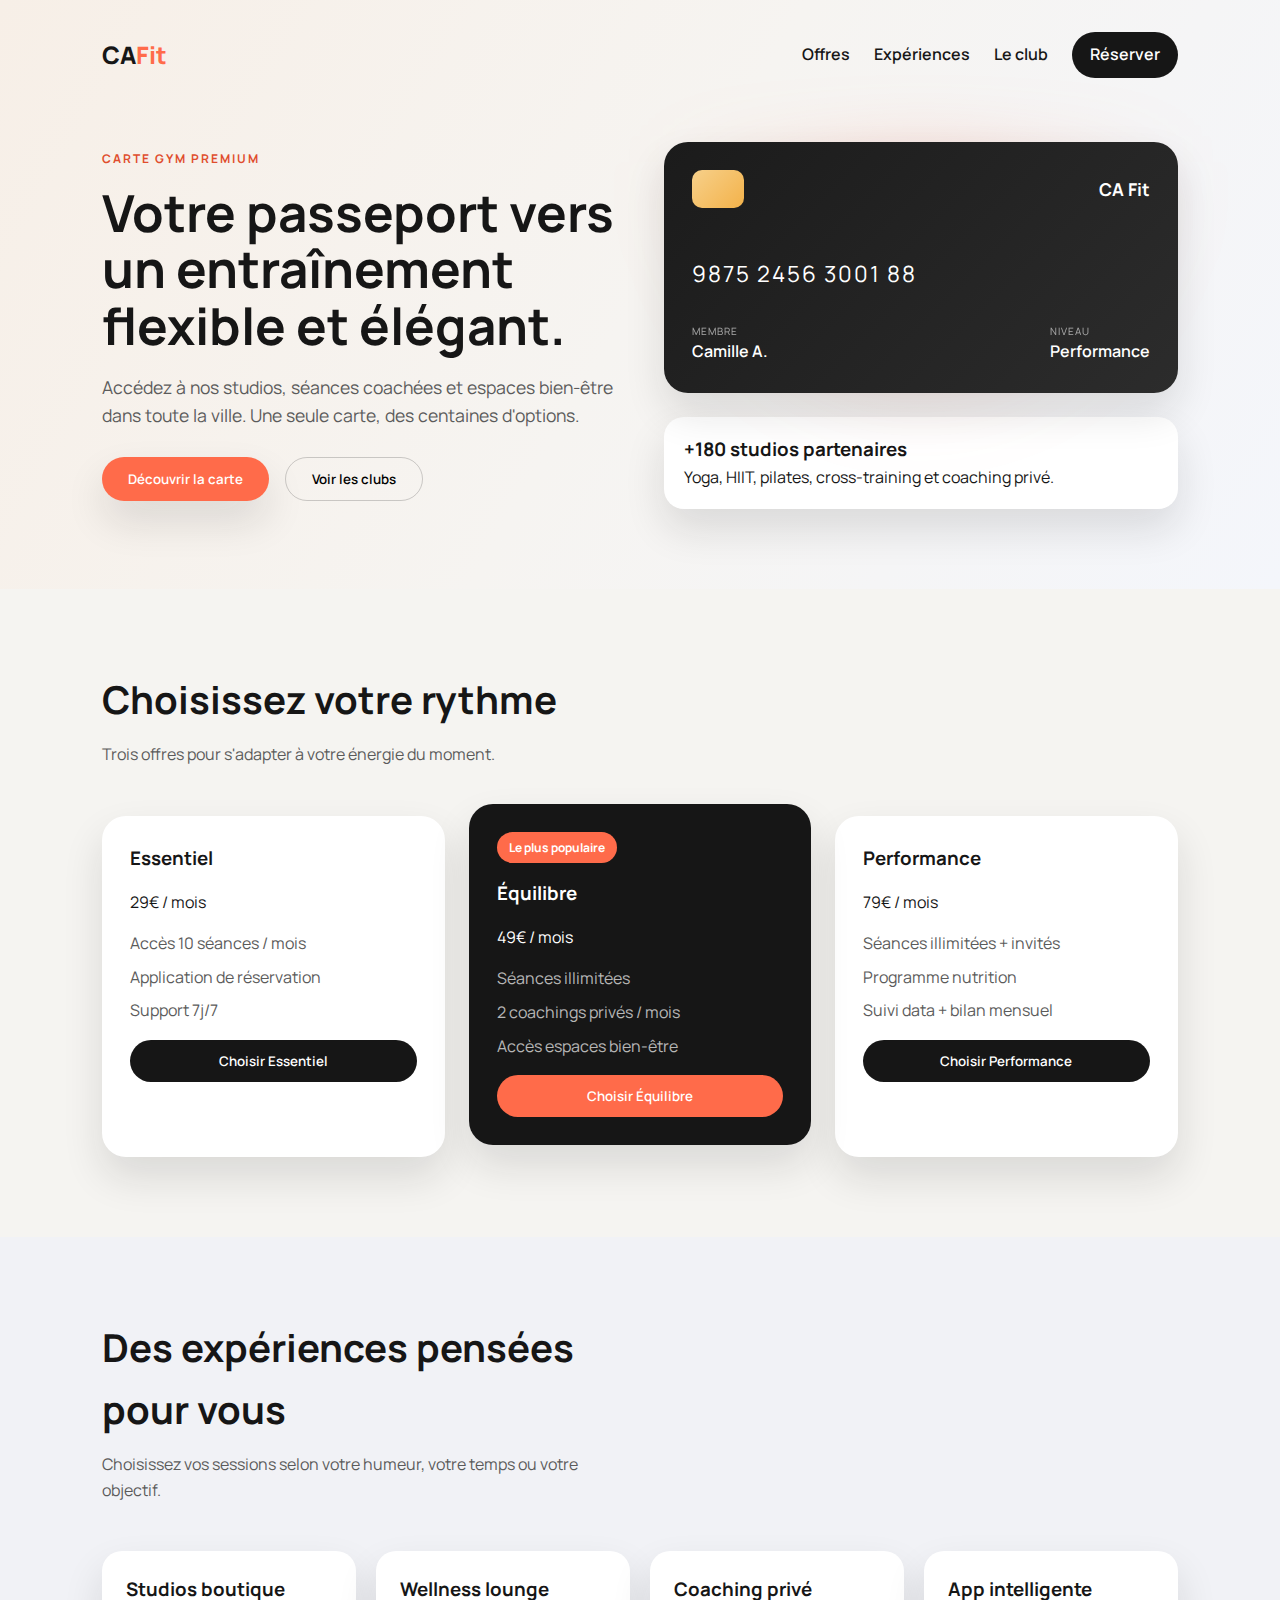
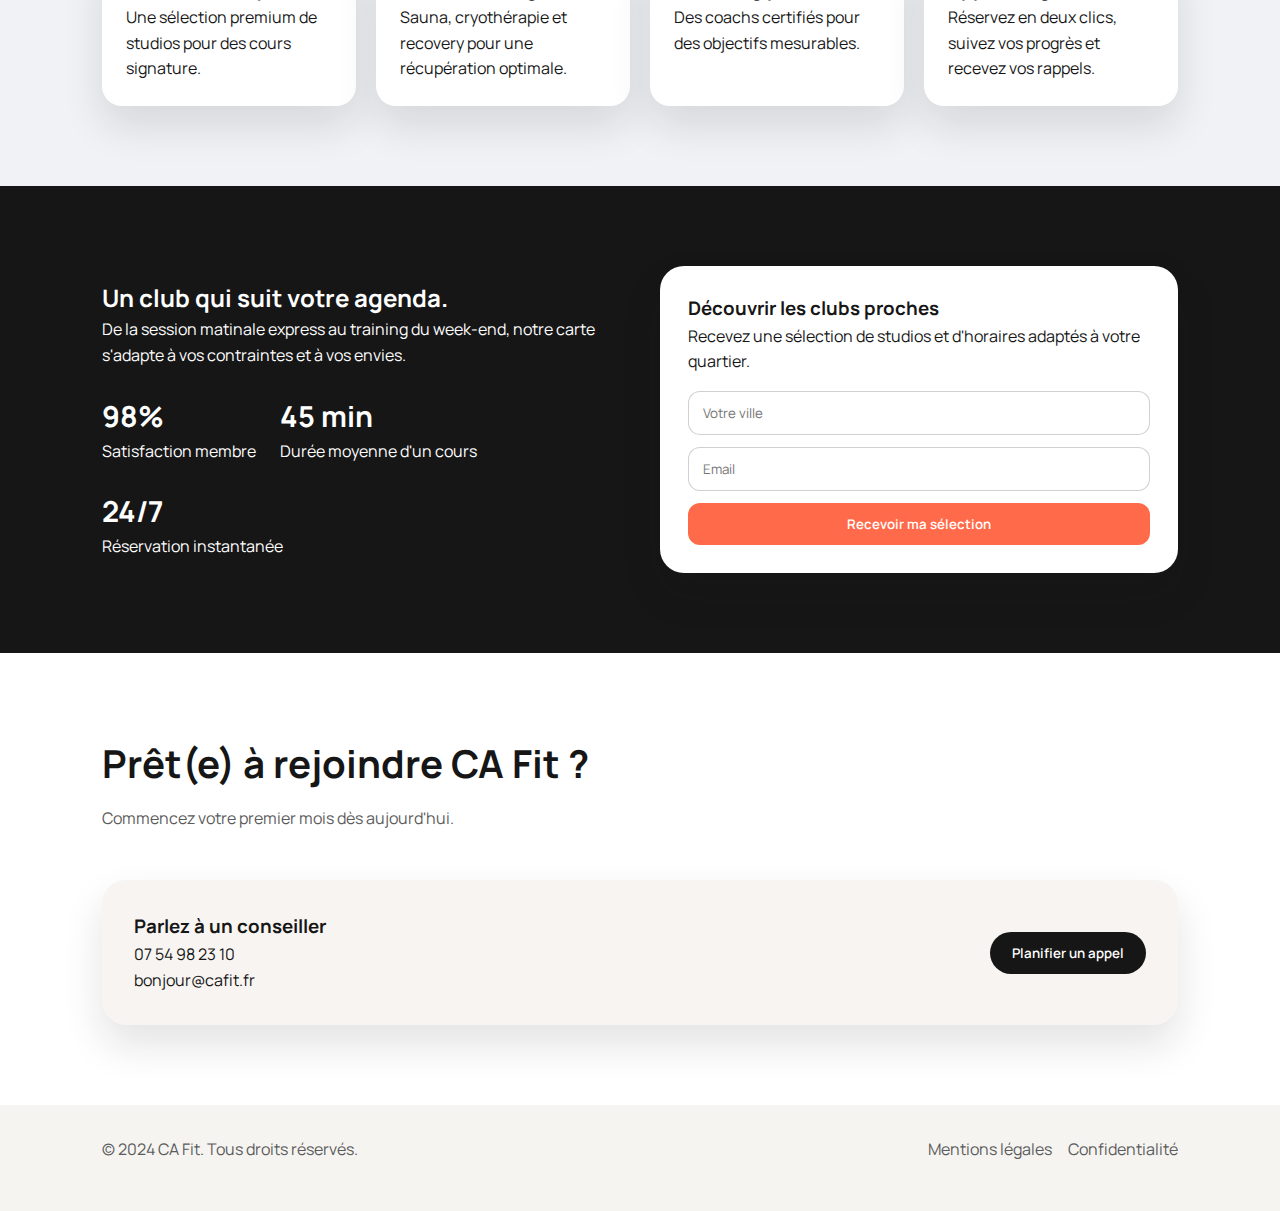
<file: index.html>
<!doctype html>
<html lang="fr">
  <head>
    <meta charset="utf-8" />
    <meta name="viewport" content="width=device-width, initial-scale=1" />
    <title>Carte Gym - CA</title>
    <link rel="stylesheet" href="styles.css" />
    <link rel="preconnect" href="https://fonts.googleapis.com" />
    <link rel="preconnect" href="https://fonts.gstatic.com" crossorigin />
    <link
      href="https://fonts.googleapis.com/css2?family=Manrope:wght@300;400;600;700;800&display=swap"
      rel="stylesheet"
    />
  </head>
  <body>
    <header class="hero">
      <nav class="nav">
        <div class="logo">CA<span>Fit</span></div>
        <div class="nav-links">
          <a href="#offres">Offres</a>
          <a href="#experiences">Expériences</a>
          <a href="#club">Le club</a>
          <a href="#contact" class="cta">Réserver</a>
        </div>
      </nav>
      <div class="hero-content">
        <div>
          <p class="eyebrow">Carte gym premium</p>
          <h1>Votre passeport vers un entraînement flexible et élégant.</h1>
          <p class="lead">
            Accédez à nos studios, séances coachées et espaces bien-être dans toute la
            ville. Une seule carte, des centaines d'options.
          </p>
          <div class="hero-actions">
            <button class="primary">Découvrir la carte</button>
            <button class="ghost">Voir les clubs</button>
          </div>
        </div>
        <div class="card-preview">
          <div class="card-glow"></div>
          <div class="card">
            <div class="card-top">
              <span class="card-chip"></span>
              <span class="card-brand">CA Fit</span>
            </div>
            <div class="card-number">9875 2456 3001 88</div>
            <div class="card-bottom">
              <div>
                <p class="label">Membre</p>
                <p class="value">Camille A.</p>
              </div>
              <div>
                <p class="label">Niveau</p>
                <p class="value">Performance</p>
              </div>
            </div>
          </div>
          <div class="mini-info">
            <h3>+180 studios partenaires</h3>
            <p>Yoga, HIIT, pilates, cross-training et coaching privé.</p>
          </div>
        </div>
      </div>
    </header>

    <section id="offres" class="section offers">
      <div class="section-title">
        <h2>Choisissez votre rythme</h2>
        <p>Trois offres pour s'adapter à votre énergie du moment.</p>
      </div>
      <div class="offer-grid">
        <article class="offer-card">
          <h3>Essentiel</h3>
          <p class="price">29€ <span>/ mois</span></p>
          <ul>
            <li>Accès 10 séances / mois</li>
            <li>Application de réservation</li>
            <li>Support 7j/7</li>
          </ul>
          <button>Choisir Essentiel</button>
        </article>
        <article class="offer-card featured">
          <div class="badge">Le plus populaire</div>
          <h3>Équilibre</h3>
          <p class="price">49€ <span>/ mois</span></p>
          <ul>
            <li>Séances illimitées</li>
            <li>2 coachings privés / mois</li>
            <li>Accès espaces bien-être</li>
          </ul>
          <button>Choisir Équilibre</button>
        </article>
        <article class="offer-card">
          <h3>Performance</h3>
          <p class="price">79€ <span>/ mois</span></p>
          <ul>
            <li>Séances illimitées + invités</li>
            <li>Programme nutrition</li>
            <li>Suivi data + bilan mensuel</li>
          </ul>
          <button>Choisir Performance</button>
        </article>
      </div>
    </section>

    <section id="experiences" class="section experiences">
      <div class="section-title">
        <h2>Des expériences pensées pour vous</h2>
        <p>Choisissez vos sessions selon votre humeur, votre temps ou votre objectif.</p>
      </div>
      <div class="experience-grid">
        <div class="experience">
          <h3>Studios boutique</h3>
          <p>Une sélection premium de studios pour des cours signature.</p>
        </div>
        <div class="experience">
          <h3>Wellness lounge</h3>
          <p>Sauna, cryothérapie et recovery pour une récupération optimale.</p>
        </div>
        <div class="experience">
          <h3>Coaching privé</h3>
          <p>Des coachs certifiés pour des objectifs mesurables.</p>
        </div>
        <div class="experience">
          <h3>App intelligente</h3>
          <p>Réservez en deux clics, suivez vos progrès et recevez vos rappels.</p>
        </div>
      </div>
    </section>

    <section id="club" class="section club">
      <div class="club-content">
        <div>
          <h2>Un club qui suit votre agenda.</h2>
          <p>
            De la session matinale express au training du week-end, notre carte s'adapte
            à vos contraintes et à vos envies.
          </p>
          <div class="stats">
            <div>
              <h3>98%</h3>
              <p>Satisfaction membre</p>
            </div>
            <div>
              <h3>45 min</h3>
              <p>Durée moyenne d'un cours</p>
            </div>
            <div>
              <h3>24/7</h3>
              <p>Réservation instantanée</p>
            </div>
          </div>
        </div>
        <div class="club-card">
          <h3>Découvrir les clubs proches</h3>
          <p>Recevez une sélection de studios et d'horaires adaptés à votre quartier.</p>
          <form class="club-form">
            <input type="text" placeholder="Votre ville" aria-label="Votre ville" />
            <input type="email" placeholder="Email" aria-label="Email" />
            <button type="submit">Recevoir ma sélection</button>
          </form>
        </div>
      </div>
    </section>

    <section id="contact" class="section contact">
      <div class="section-title">
        <h2>Prêt(e) à rejoindre CA Fit ?</h2>
        <p>Commencez votre premier mois dès aujourd'hui.</p>
      </div>
      <div class="contact-card">
        <div>
          <h3>Parlez à un conseiller</h3>
          <p>07 54 98 23 10</p>
          <p>bonjour@cafit.fr</p>
        </div>
        <button>Planifier un appel</button>
      </div>
    </section>

    <footer class="footer">
      <p>© 2024 CA Fit. Tous droits réservés.</p>
      <div class="footer-links">
        <a href="#">Mentions légales</a>
        <a href="#">Confidentialité</a>
      </div>
    </footer>
  </body>
</html>
</file>
<file: styles.css>
:root {
  color-scheme: light;
  --bg: #f5f4f1;
  --text: #161616;
  --muted: #5b5b5b;
  --accent: #ff6b4a;
  --accent-dark: #e04d2d;
  --white: #ffffff;
  --card: #1f1f1f;
  --shadow: 0 20px 40px rgba(22, 22, 22, 0.12);
}

* {
  box-sizing: border-box;
  margin: 0;
  padding: 0;
  font-family: "Manrope", system-ui, -apple-system, sans-serif;
}

body {
  background: var(--bg);
  color: var(--text);
  line-height: 1.6;
}

a {
  color: inherit;
  text-decoration: none;
}

button {
  border: none;
  cursor: pointer;
  font-weight: 600;
}

.hero {
  background: linear-gradient(120deg, #f7efe7 0%, #f6f4f1 50%, #f4f6fb 100%);
  padding: 32px 8vw 80px;
}

.nav {
  display: flex;
  justify-content: space-between;
  align-items: center;
  margin-bottom: 64px;
}

.logo {
  font-size: 24px;
  font-weight: 800;
}

.logo span {
  color: var(--accent);
}

.nav-links {
  display: flex;
  gap: 24px;
  align-items: center;
  font-weight: 600;
}

.nav-links .cta {
  background: var(--text);
  color: var(--white);
  padding: 10px 18px;
  border-radius: 999px;
}

.hero-content {
  display: grid;
  grid-template-columns: repeat(auto-fit, minmax(280px, 1fr));
  gap: 48px;
  align-items: center;
}

.eyebrow {
  text-transform: uppercase;
  letter-spacing: 2px;
  font-size: 12px;
  color: var(--accent-dark);
  font-weight: 700;
}

.hero h1 {
  font-size: clamp(2.4rem, 4vw, 3.6rem);
  margin: 16px 0 20px;
  line-height: 1.1;
}

.lead {
  font-size: 1.1rem;
  color: var(--muted);
  margin-bottom: 28px;
}

.hero-actions {
  display: flex;
  gap: 16px;
  flex-wrap: wrap;
}

.primary {
  background: var(--accent);
  color: var(--white);
  padding: 12px 26px;
  border-radius: 999px;
  box-shadow: var(--shadow);
}

.ghost {
  background: transparent;
  border: 1px solid rgba(22, 22, 22, 0.2);
  padding: 12px 26px;
  border-radius: 999px;
}

.card-preview {
  position: relative;
}

.card-glow {
  position: absolute;
  inset: 20px 10px;
  background: radial-gradient(circle at top, rgba(255, 107, 74, 0.35), transparent 65%);
  filter: blur(40px);
  z-index: 0;
}

.card {
  position: relative;
  z-index: 1;
  background: linear-gradient(135deg, #1b1b1b, #2c2c2c);
  color: var(--white);
  padding: 28px;
  border-radius: 24px;
  box-shadow: var(--shadow);
}

.card-top {
  display: flex;
  justify-content: space-between;
  align-items: center;
  margin-bottom: 48px;
}

.card-chip {
  width: 52px;
  height: 38px;
  border-radius: 10px;
  background: linear-gradient(135deg, #f7d08a, #f3b24a);
}

.card-brand {
  font-weight: 700;
  font-size: 1.1rem;
}

.card-number {
  font-size: 1.4rem;
  letter-spacing: 2px;
  margin-bottom: 32px;
}

.card-bottom {
  display: flex;
  justify-content: space-between;
}

.label {
  text-transform: uppercase;
  font-size: 10px;
  letter-spacing: 1px;
  opacity: 0.6;
}

.value {
  font-weight: 600;
}

.mini-info {
  background: var(--white);
  padding: 18px 20px;
  border-radius: 20px;
  margin-top: 24px;
  box-shadow: var(--shadow);
}

.section {
  padding: 80px 8vw;
}

.section-title {
  max-width: 520px;
  margin-bottom: 48px;
}

.section-title h2 {
  font-size: clamp(2rem, 3vw, 2.6rem);
  margin-bottom: 12px;
}

.section-title p {
  color: var(--muted);
}

.offer-grid {
  display: grid;
  grid-template-columns: repeat(auto-fit, minmax(240px, 1fr));
  gap: 24px;
}

.offer-card {
  background: var(--white);
  padding: 28px;
  border-radius: 24px;
  box-shadow: var(--shadow);
  display: flex;
  flex-direction: column;
  gap: 16px;
}

.offer-card ul {
  list-style: none;
  color: var(--muted);
  display: grid;
  gap: 8px;
}

.offer-card button {
  background: var(--text);
  color: var(--white);
  padding: 12px 20px;
  border-radius: 999px;
}

.offer-card.featured {
  background: var(--text);
  color: var(--white);
  transform: translateY(-12px);
}

.offer-card.featured ul {
  color: rgba(255, 255, 255, 0.7);
}

.offer-card.featured button {
  background: var(--accent);
}

.badge {
  align-self: flex-start;
  background: var(--accent);
  color: var(--white);
  padding: 6px 12px;
  border-radius: 999px;
  font-size: 12px;
  font-weight: 700;
}

.experiences {
  background: #f1f2f6;
}

.experience-grid {
  display: grid;
  grid-template-columns: repeat(auto-fit, minmax(220px, 1fr));
  gap: 20px;
}

.experience {
  padding: 24px;
  background: var(--white);
  border-radius: 20px;
  box-shadow: var(--shadow);
}

.club {
  background: var(--text);
  color: var(--white);
}

.club-content {
  display: grid;
  grid-template-columns: repeat(auto-fit, minmax(260px, 1fr));
  gap: 40px;
  align-items: center;
}

.stats {
  display: flex;
  gap: 24px;
  margin-top: 24px;
  flex-wrap: wrap;
}

.stats h3 {
  font-size: 1.8rem;
}

.club-card {
  background: var(--white);
  color: var(--text);
  padding: 28px;
  border-radius: 24px;
  box-shadow: var(--shadow);
}

.club-form {
  display: grid;
  gap: 12px;
  margin-top: 16px;
}

.club-form input {
  padding: 12px 14px;
  border-radius: 12px;
  border: 1px solid rgba(22, 22, 22, 0.2);
}

.club-form button {
  background: var(--accent);
  color: var(--white);
  padding: 12px;
  border-radius: 12px;
}

.contact {
  background: var(--white);
}

.contact-card {
  display: flex;
  align-items: center;
  justify-content: space-between;
  gap: 24px;
  background: #f7f4f1;
  padding: 32px;
  border-radius: 24px;
  box-shadow: var(--shadow);
}

.contact-card button {
  background: var(--text);
  color: var(--white);
  padding: 12px 22px;
  border-radius: 999px;
}

.footer {
  padding: 32px 8vw 48px;
  display: flex;
  flex-wrap: wrap;
  gap: 16px;
  justify-content: space-between;
  color: var(--muted);
}

.footer-links {
  display: flex;
  gap: 16px;
}

@media (max-width: 720px) {
  .nav {
    flex-direction: column;
    gap: 16px;
  }

  .nav-links {
    flex-wrap: wrap;
    justify-content: center;
  }

  .contact-card {
    flex-direction: column;
    align-items: flex-start;
  }
}
</file>
